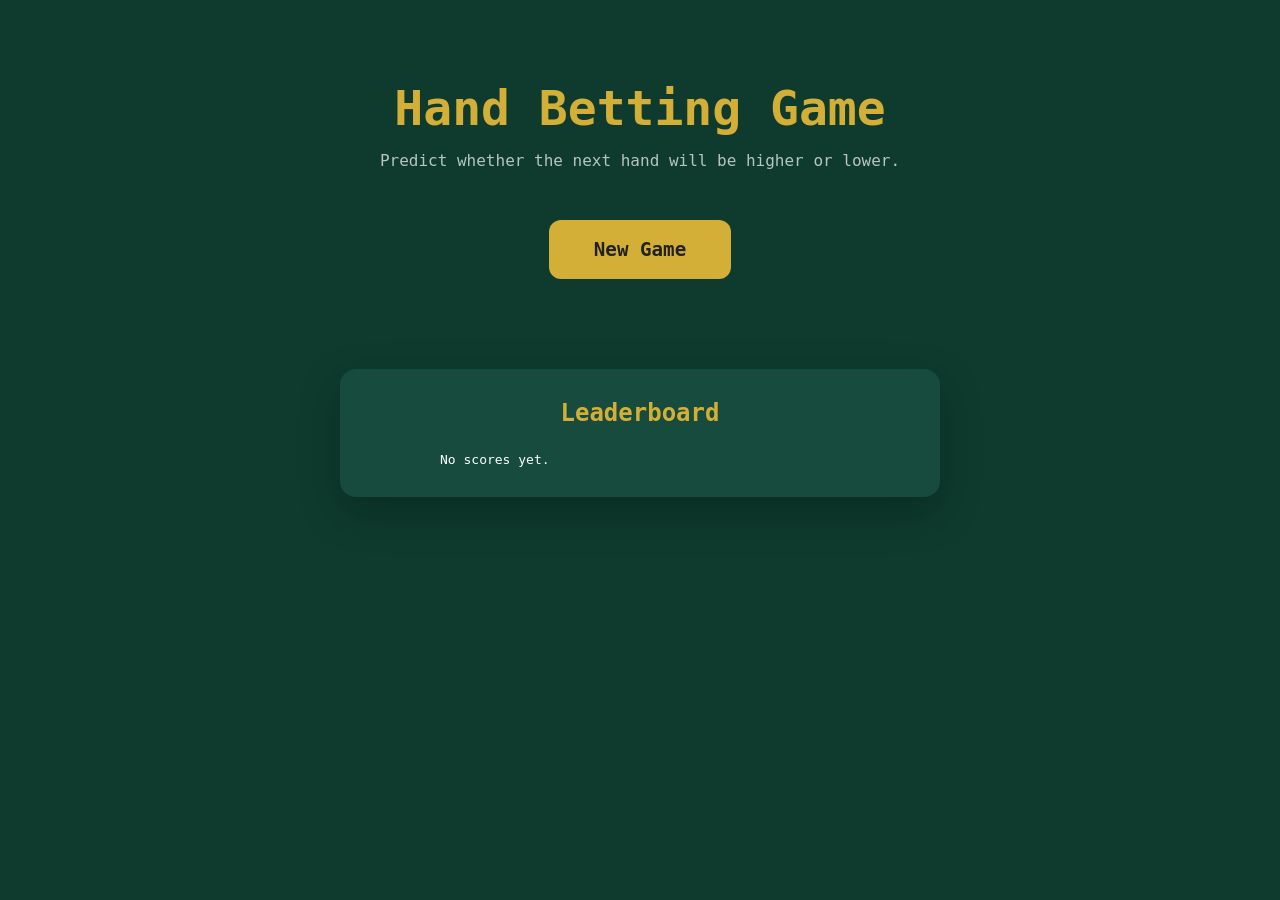
<file: index.html>
<!doctype html>
<html lang="en">
  <head>
    <meta charset="UTF-8" />

    <meta name="viewport" content="width=device-width, initial-scale=1.0" />

    <title>Hand Betting Game</title>

    <link rel="stylesheet" href="css/style.css" />

    <link rel="stylesheet" href="css/home.css" />
  </head>

  <body>
    <main class="home-container">
      <header class="home-header">
        <h1>Hand Betting Game</h1>

        <p class="home-subtitle">
          Predict whether the next hand will be higher or lower.
        </p>
      </header>

      <button id="newGameBtn" class="new-game-btn">New Game</button>

      <section class="leaderboard">
        <h2>Leaderboard</h2>

        <ol id="leaderboardList">
          <li>Loading...</li>
        </ol>
      </section>
    </main>

    <script src="js/leaderboard.js"></script>

    <script src="js/app.js"></script>
  </body>
</html>
</file>
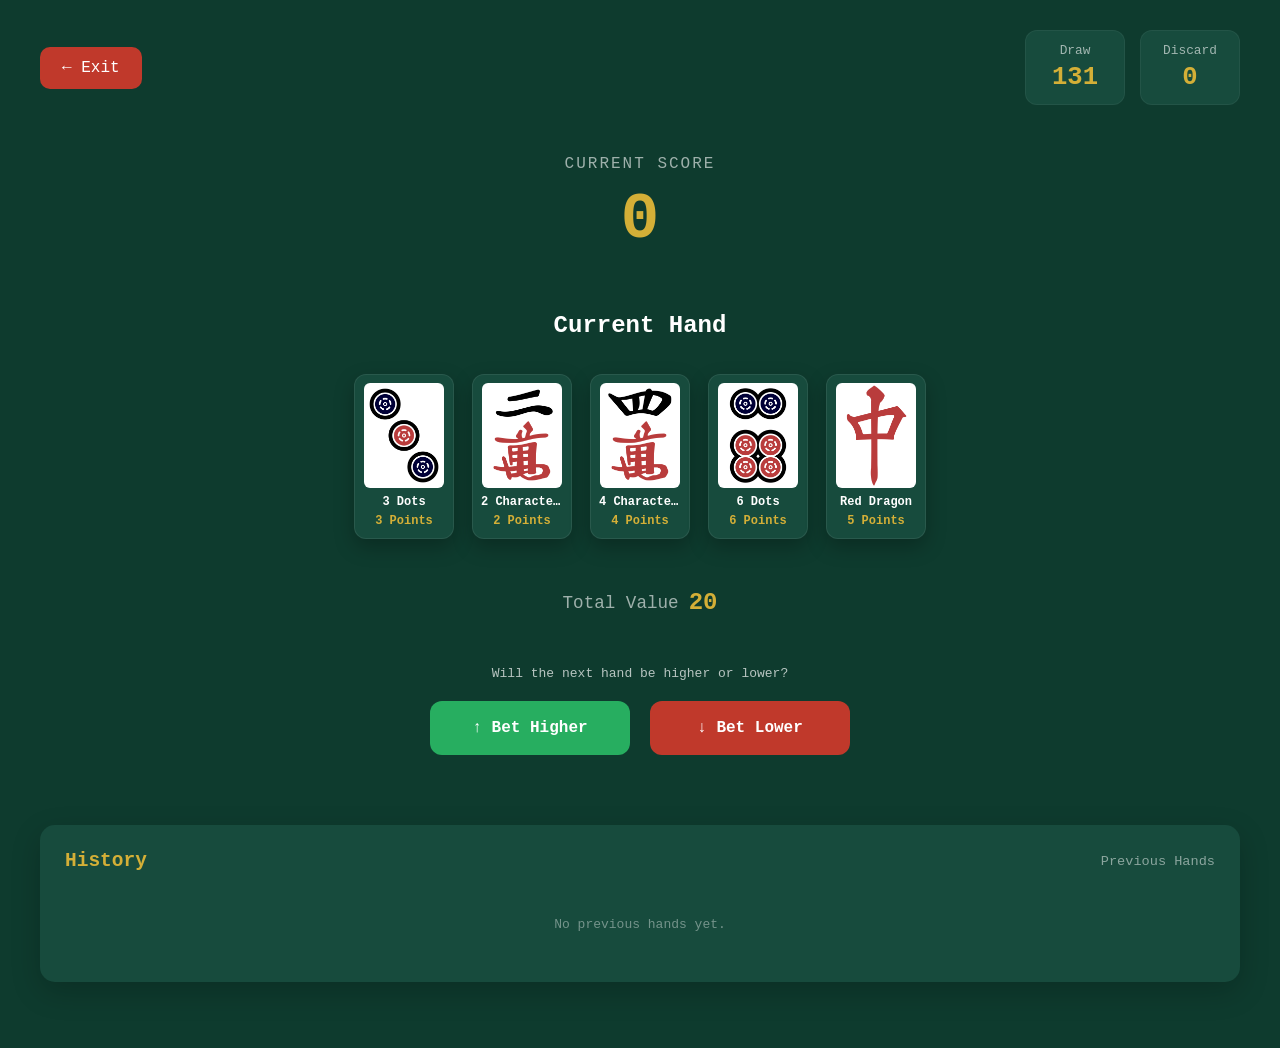
<file: game.html>
<!doctype html>
<html lang="en">
  <head>
    <meta charset="UTF-8" />

    <meta name="viewport" content="width=device-width, initial-scale=1.0" />

    <title>Hand Betting Game</title>

    <link rel="stylesheet" href="css/style.css" />

    <link rel="stylesheet" href="css/game.css" />
  </head>

  <body>
    <div class="game-container">
      <header class="game-header">
        <button id="exitBtn" class="exit-btn">← Exit</button>

        <div class="deck-info">
          <div class="deck-box">
            <span class="deck-label"> Draw </span>

            <strong id="drawCount">0</strong>
          </div>

          <div class="deck-box">
            <span class="deck-label"> Discard </span>

            <strong id="discardCount"> 0 </strong>
          </div>
        </div>
      </header>

      <main>
        <section class="score-section">
          <h2>Current Score</h2>

          <h1 id="score">0</h1>
        </section>

        <section class="hand-section">
          <h2>Current Hand</h2>

          <div id="handTiles" class="tiles">
            <!-- JavaScript adds the real Mahjong tile photos here -->
          </div>

          <div class="hand-total">
            <span> Total Value </span>

            <strong id="handTotal">0</strong>
          </div>
        </section>

        <section class="bet-section">
          <p class="bet-instruction">Will the next hand be higher or lower?</p>

          <div class="bet-buttons">
            <button id="higherBtn" class="bet-btn higher-btn">
              ↑ Bet Higher
            </button>

            <button id="lowerBtn" class="bet-btn lower-btn">↓ Bet Lower</button>
          </div>
        </section>

        <section class="history">
          <div class="history-header">
            <h2>History</h2>

            <span> Previous Hands </span>
          </div>

          <div id="historyList">
            <div class="empty-history">No previous hands yet.</div>
          </div>
        </section>
      </main>
    </div>

    <div id="resultModal" class="modal hidden">
      <div class="modal-content">
        <h1 id="resultTitle">🎉 You Won</h1>

        <div class="result-details">
          <div class="result-row">
            <span> Previous Hand </span>

            <strong id="oldValue"> 18 </strong>
          </div>

          <div class="result-row">
            <span> Current Hand </span>

            <strong id="newValue"> 23 </strong>
          </div>
        </div>

        <button id="continueBtn" class="continue-btn">Continue</button>
      </div>
    </div>

    <script src="js/tiles.js"></script>
    <script src="js/deck.js"></script>
    <script src="js/game.js"></script>
    
  </body>
</html>
</file>
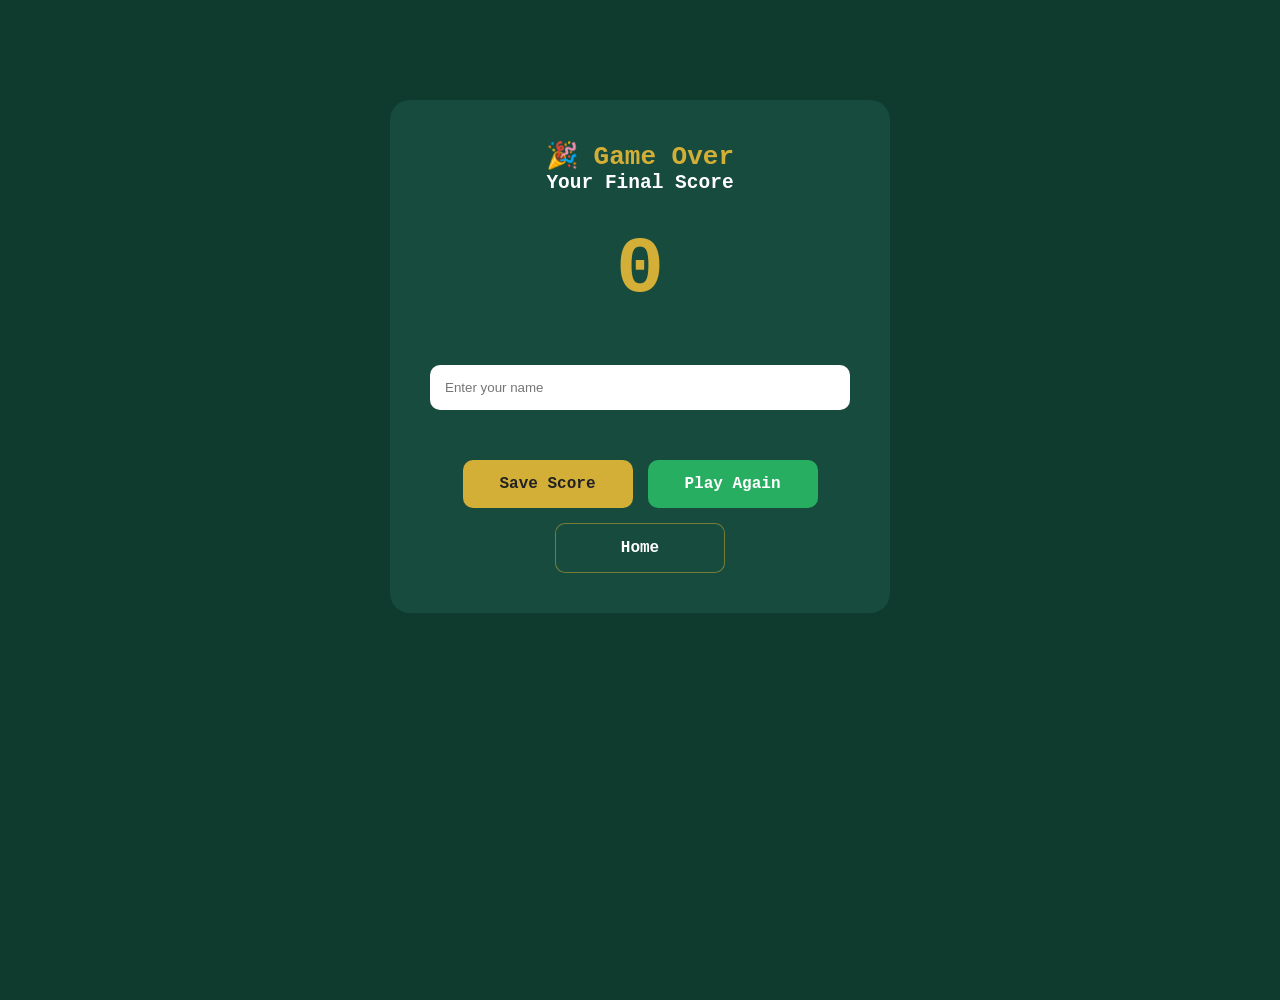
<file: gameover.html>
<!DOCTYPE html>
<html lang="en">

<head>

<meta charset="UTF-8">

<title>Game Over</title>

<link rel="stylesheet" href="css/style.css">
<link rel="stylesheet" href="css/gameover.css">

</head>

<body>

<div class="gameover-card">

<h1>🎉 Game Over</h1>

<h2>Your Final Score</h2>

<h3 id="finalScore">185</h3>

<input
type="text"
id="playerName"
placeholder="Enter your name">

<div class="gameover-buttons">

    <button
        id="saveBtn"
        class="gameover-btn save-btn">
        Save Score
    </button>

    <button
        id="playAgainBtn"
        class="gameover-btn play-again-btn">
        Play Again
    </button>

    <button
        id="homeBtn"
        class="gameover-btn home-btn">
        Home
    </button>

</div>

</div>

<script src="js/leaderboard.js"></script>
<script src="js/gameover.js"></script>

</body>

</html>
</file>
<file: css/style.css>
* {
  margin: 0;
  padding: 0;
  box-sizing: border-box;
}

html {
  scroll-behavior: smooth;
}

body {
  font-family: monospace;

  background-color: #0e3b2e;

  color: white;

  min-height: 100vh;
}
</file>
<file: css/home.css>
.home-container {
  width: 90%;

  max-width: 900px;

  margin: 0 auto;

  text-align: center;

  padding-top: 80px;

  padding-bottom: 60px;
}

.home-header {
  margin-bottom: 30px;
}

.home-header h1 {
  color: #d4af37;

  font-size: 3rem;

  margin-bottom: 15px;
}

.home-subtitle {
  color: rgba(255, 255, 255, 0.7);

  font-size: 1rem;
}

.new-game-btn {
  background: #d4af37;

  color: #222;

  border: none;

  padding: 18px 45px;

  margin: 20px 0;

  font-family: inherit;

  font-size: 1.2rem;

  font-weight: bold;

  border-radius: 12px;

  cursor: pointer;

  transition:
    transform 0.3s ease,
    box-shadow 0.3s ease,
    background-color 0.3s ease;
}

.new-game-btn:hover {
  transform: translateY(-4px);

  background-color: #e2bd45;

  box-shadow: 0 10px 25px rgba(0, 0, 0, 0.3);
}

.new-game-btn:active {
  transform: translateY(-1px);
}

.leaderboard {
  margin: 70px auto 0;

  max-width: 600px;

  background: #174b3d;

  padding: 30px;

  border-radius: 16px;

  box-shadow: 0 15px 40px rgba(0, 0, 0, 0.25);
}

.leaderboard h2 {
  color: #d4af37;

  margin-bottom: 25px;

  font-size: 1.5rem;
}

#leaderboardList {
  text-align: left;

  width: 100%;

  max-width: 400px;

  margin: auto;

  padding: 0;

  list-style-position: inside;
}

#leaderboardList li {
  padding: 15px;

  border-bottom: 1px solid rgba(255, 255, 255, 0.1);

  font-size: 1.1rem;

  color: rgba(255, 255, 255, 0.85);
}

#leaderboardList li:last-child {
  border-bottom: none;
}

@media (max-width: 600px) {
  .home-container {
    width: 95%;

    padding-top: 50px;
  }

  .home-header h1 {
    font-size: 2rem;
  }

  .home-subtitle {
    font-size: 0.9rem;
  }

  .new-game-btn {
    width: 100%;

    max-width: 300px;
  }

  .leaderboard {
    margin-top: 50px;

    padding: 25px 20px;
  }
}
</file>
<file: css/game.css>
/* =====================================
   GAME CONTAINER
===================================== */

.game-container {
  width: 95%;
  max-width: 1200px;
  margin: 0 auto;
  padding: 30px 0 60px;
}


/* =====================================
   GAME HEADER
===================================== */

.game-header {
  display: flex;
  justify-content: space-between;
  align-items: center;
  margin-bottom: 50px;
}


/* =====================================
   EXIT BUTTON
===================================== */

.exit-btn {
  background: #c0392b;
  color: white;
  border: none;
  padding: 12px 22px;
  border-radius: 10px;
  font-family: inherit;
  font-size: 1rem;
  cursor: pointer;

  transition:
    transform 0.2s ease,
    background-color 0.2s ease;
}

.exit-btn:hover {
  background: #e74c3c;
  transform: translateY(-2px);
}


/* =====================================
   DECK INFORMATION
===================================== */

.deck-info {
  display: flex;
  gap: 15px;
}

.deck-box {
  min-width: 100px;
  background: #174b3d;
  padding: 12px 20px;
  border-radius: 12px;
  text-align: center;
  border: 1px solid rgba(255, 255, 255, 0.05);
}

.deck-label {
  display: block;
  color: rgba(255, 255, 255, 0.6);
  font-size: 0.8rem;
  margin-bottom: 5px;
}

.deck-box strong {
  display: block;
  font-size: 1.6rem;
  color: #d4af37;
}


/* =====================================
   SCORE
===================================== */

.score-section {
  text-align: center;
}

.score-section h2 {
  font-size: 1rem;
  font-weight: normal;
  color: rgba(255, 255, 255, 0.6);
  text-transform: uppercase;
  letter-spacing: 2px;
}

.score-section h1 {
  color: #d4af37;
  font-size: 4rem;
  line-height: 1;
  margin-top: 15px;
}


/* =====================================
   HAND SECTION
===================================== */

.hand-section {
  margin-top: 60px;
  text-align: center;
}

.hand-section h2 {
  color: white;
  font-size: 1.5rem;
}


/* =====================================
   TILES CONTAINER
===================================== */

.tiles {
  display: flex;
  justify-content: center;
  align-items: flex-start;

  gap: 18px;

  margin: 35px 0;

  flex-wrap: wrap;

  min-height: 180px;
}


/* =====================================
   INDIVIDUAL TILE CARD
===================================== */

.tile {
  width: 100px;

  min-height: 165px;

  background: #174b3d;

  border: 1px solid rgba(255, 255, 255, 0.08);

  border-radius: 12px;

  padding: 8px;

  display: flex;

  flex-direction: column;

  align-items: center;

  justify-content: flex-start;

  box-shadow:
    0 8px 20px rgba(0, 0, 0, 0.25);

  transition:
    transform 0.3s ease,
    box-shadow 0.3s ease;

  flex-shrink: 0;
}

.tile:hover {
  transform: translateY(-8px);

  box-shadow:
    0 15px 30px rgba(0, 0, 0, 0.35);
}


/* =====================================
   TILE IMAGE
===================================== */

.tile-image {
  width: 80px;

  height: 105px;

  object-fit: contain;

  display: block;

  background: white;

  border-radius: 6px;

  padding: 2px;
}


/* =====================================
   TILE NAME
===================================== */

.tile-name {
  width: 100%;

  margin-top: 7px;

  color: white;

  font-size: 0.75rem;

  font-weight: bold;

  text-align: center;

  line-height: 1.2;

  white-space: nowrap;

  overflow: hidden;

  text-overflow: ellipsis;
}


/* =====================================
   TILE POINTS
===================================== */

.tile-points {
  margin-top: 5px;

  color: #d4af37;

  font-size: 0.75rem;

  font-weight: bold;

  text-align: center;
}


/* =====================================
   HAND TOTAL
===================================== */

.hand-total {
  display: flex;

  justify-content: center;

  align-items: center;

  gap: 10px;

  font-size: 1.1rem;
}

.hand-total span {
  color: rgba(255, 255, 255, 0.6);
}

.hand-total strong {
  color: #d4af37;

  font-size: 1.5rem;
}


/* =====================================
   BET SECTION
===================================== */

.bet-section {
  margin-top: 50px;

  text-align: center;
}

.bet-instruction {
  color: rgba(255, 255, 255, 0.7);

  margin-bottom: 20px;
}


/* =====================================
   BET BUTTONS
===================================== */

.bet-buttons {
  display: flex;

  justify-content: center;

  gap: 20px;
}

.bet-btn {
  min-width: 200px;

  padding: 18px 30px;

  border: none;

  border-radius: 12px;

  color: white;

  font-family: inherit;

  font-size: 1rem;

  font-weight: bold;

  cursor: pointer;

  transition:
    transform 0.2s ease,
    box-shadow 0.2s ease;
}

.bet-btn:hover {
  transform: translateY(-4px);

  box-shadow:
    0 10px 25px rgba(0, 0, 0, 0.3);
}

.higher-btn {
  background: #27ae60;
}

.higher-btn:hover {
  background: #2ecc71;
}

.lower-btn {
  background: #c0392b;
}

.lower-btn:hover {
  background: #e74c3c;
}


/* =====================================
   HISTORY
===================================== */

.history {
  margin-top: 70px;

  background: #174b3d;

  border-radius: 15px;

  padding: 25px;

  box-shadow:
    0 10px 30px rgba(0, 0, 0, 0.2);
}

.history-header {
  display: flex;

  justify-content: space-between;

  align-items: center;

  margin-bottom: 20px;
}

.history-header h2 {
  color: #d4af37;
}

.history-header span {
  color: rgba(255, 255, 255, 0.5);

  font-size: 0.85rem;
}


/* =====================================
   HISTORY ITEM
===================================== */

.history-item {
  display: flex;

  justify-content: space-between;

  align-items: center;

  padding: 15px 5px;

  border-bottom:
    1px solid rgba(255, 255, 255, 0.1);

  gap: 15px;
}

.history-item:last-child {
  border-bottom: none;
}

.history-value {
  color: #d4af37;

  font-weight: bold;

  font-size: 1.2rem;
}


/* =====================================
   HISTORY TILES
===================================== */

.history-tiles {
  display: flex;

  gap: 5px;

  align-items: center;
}

.history-tile-image {
  width: 35px;

  height: 50px;

  object-fit: contain;

  background-color: whitesmoke;

  border-radius: 4px;
}

.empty-history {
  text-align: center;

  padding: 25px;

  color: rgba(255, 255, 255, 0.4);
}


/* =====================================
   RESULT MODAL
===================================== */

.modal {
  position: fixed;

  inset: 0;

  display: flex;

  justify-content: center;

  align-items: center;

  padding: 20px;

  background: rgba(0, 0, 0, 0.75);

  z-index: 1000;
}

.modal.hidden {
  display: none;
}


/* =====================================
   MODAL CONTENT
===================================== */

.modal-content {
  width: 100%;

  max-width: 450px;

  background: #174b3d;

  padding: 40px;

  border-radius: 20px;

  text-align: center;

  box-shadow:
    0 20px 60px rgba(0, 0, 0, 0.5);

  animation:
    modalAppear 0.3s ease;
}

.modal-content h1 {
  color: #d4af37;

  margin-bottom: 30px;
}


/* =====================================
   RESULT DETAILS
===================================== */

.result-details {
  margin-bottom: 25px;
}

.result-row {
  display: flex;

  justify-content: space-between;

  align-items: center;

  padding: 15px 0;

  border-bottom:
    1px solid rgba(255, 255, 255, 0.1);
}

.result-row:last-child {
  border-bottom: none;
}

.result-row span {
  color: rgba(255, 255, 255, 0.6);
}

.result-row strong {
  color: #d4af37;

  font-size: 1.3rem;
}


/* =====================================
   CONTINUE BUTTON
===================================== */

.continue-btn {
  width: 100%;

  padding: 15px;

  background: #d4af37;

  color: #222;

  border: none;

  border-radius: 10px;

  font-family: inherit;

  font-weight: bold;

  font-size: 1rem;

  cursor: pointer;

  transition:
    transform 0.2s ease,
    background-color 0.2s ease;
}

.continue-btn:hover {
  background: #e2bd45;

  transform: translateY(-2px);
}


/* =====================================
   MODAL ANIMATION
===================================== */

@keyframes modalAppear {

  from {
    opacity: 0;

    transform:
      translateY(20px)
      scale(0.95);
  }

  to {
    opacity: 1;

    transform:
      translateY(0)
      scale(1);
  }

}


/* =====================================
   TABLET
===================================== */

@media (max-width: 768px) {

  .game-container {
    width: 92%;

    padding-top: 20px;
  }

  .game-header {
    margin-bottom: 40px;
  }

  .tile {
    width: 90px;

    min-height: 150px;
  }

  .tile-image {
    width: 70px;

    height: 95px;
  }

}


/* =====================================
   MOBILE
===================================== */

@media (max-width: 600px) {

  .game-header {
    flex-direction: column;

    gap: 20px;

    align-items: stretch;
  }

  .exit-btn {
    width: 100%;
  }

  .deck-info {
    width: 100%;
  }

  .deck-box {
    flex: 1;
  }

  .score-section h1 {
    font-size: 3rem;
  }

  .tiles {
    gap: 10px;

    margin-top: 25px;
  }

  .tile {
    width: 75px;

    min-height: 130px;

    padding: 6px;
  }

  .tile-image {
    width: 60px;

    height: 80px;
  }

  .tile-name {
    font-size: 0.65rem;
  }

  .tile-points {
    font-size: 0.65rem;
  }

  .bet-buttons {
    flex-direction: column;

    align-items: center;
  }

  .bet-btn {
    width: 100%;

    max-width: 350px;
  }

  .history-header {
    flex-direction: column;

    gap: 5px;

    align-items: flex-start;
  }

  .history-item {
    gap: 10px;

    flex-wrap: wrap;
  }

  .history-tiles {
    font-size: 1rem;
  }

  .modal-content {
    padding: 30px 20px;
  }

}
</file>
<file: css/gameover.css>
.gameover-card{

    width:500px;

    max-width:90%;

    margin:100px auto;

    background:#174B3D;

    padding:40px;

    border-radius:20px;

    text-align:center;

}

.gameover-card h1{

    color:#D4AF37;

}

#finalScore{

    font-size:5rem;

    margin:30px 0;

    color:#D4AF37;

}

input{

    width:100%;

    padding:15px;

    margin:20px 0;

    border-radius:10px;

    border:none;

}

/* =====================================
   GAME OVER BUTTONS
===================================== */

.gameover-buttons {
    display: flex;

    justify-content: center;

    align-items: center;

    gap: 15px;

    margin-top: 30px;

    flex-wrap: wrap;
}


/* =====================================
   ALL GAME OVER BUTTONS
===================================== */

.gameover-btn {
    min-width: 170px;

    padding: 15px 25px;

    border: none;

    border-radius: 10px;

    font-family: inherit;

    font-size: 1rem;

    font-weight: bold;

    cursor: pointer;

    color: white;

    transition:
        transform 0.2s ease,
        background-color 0.2s ease,
        box-shadow 0.2s ease;
}


/* =====================================
   SAVE SCORE
===================================== */

.save-btn {
    background: #d4af37;

    color: #222;
}

.save-btn:hover {
    background: #e2bd45;

    transform: translateY(-3px);

    box-shadow:
        0 8px 20px
        rgba(0, 0, 0, 0.3);
}


/* =====================================
   PLAY AGAIN
===================================== */

.play-again-btn {
    background: #27ae60;
}

.play-again-btn:hover {
    background: #2ecc71;

    transform: translateY(-3px);

    box-shadow:
        0 8px 20px
        rgba(0, 0, 0, 0.3);
}


/* =====================================
   HOME
===================================== */

.home-btn {
    background: #174b3d;

    border:
        1px solid
        rgba(212, 175, 55, 0.5);
}

.home-btn:hover {
    background: #21604e;

    transform: translateY(-3px);

    box-shadow:
        0 8px 20px
        rgba(0, 0, 0, 0.3);
}


/* =====================================
   DISABLED SAVE BUTTON
===================================== */

.save-btn:disabled {
    background: #777;

    color: #ddd;

    cursor: not-allowed;

    transform: none;

    box-shadow: none;
}


/* =====================================
   MOBILE
===================================== */

@media (max-width: 600px) {

    .gameover-buttons {
        flex-direction: column;

        width: 100%;
    }

    .gameover-btn {
        width: 100%;

        max-width: 350px;
    }

}
</file>
